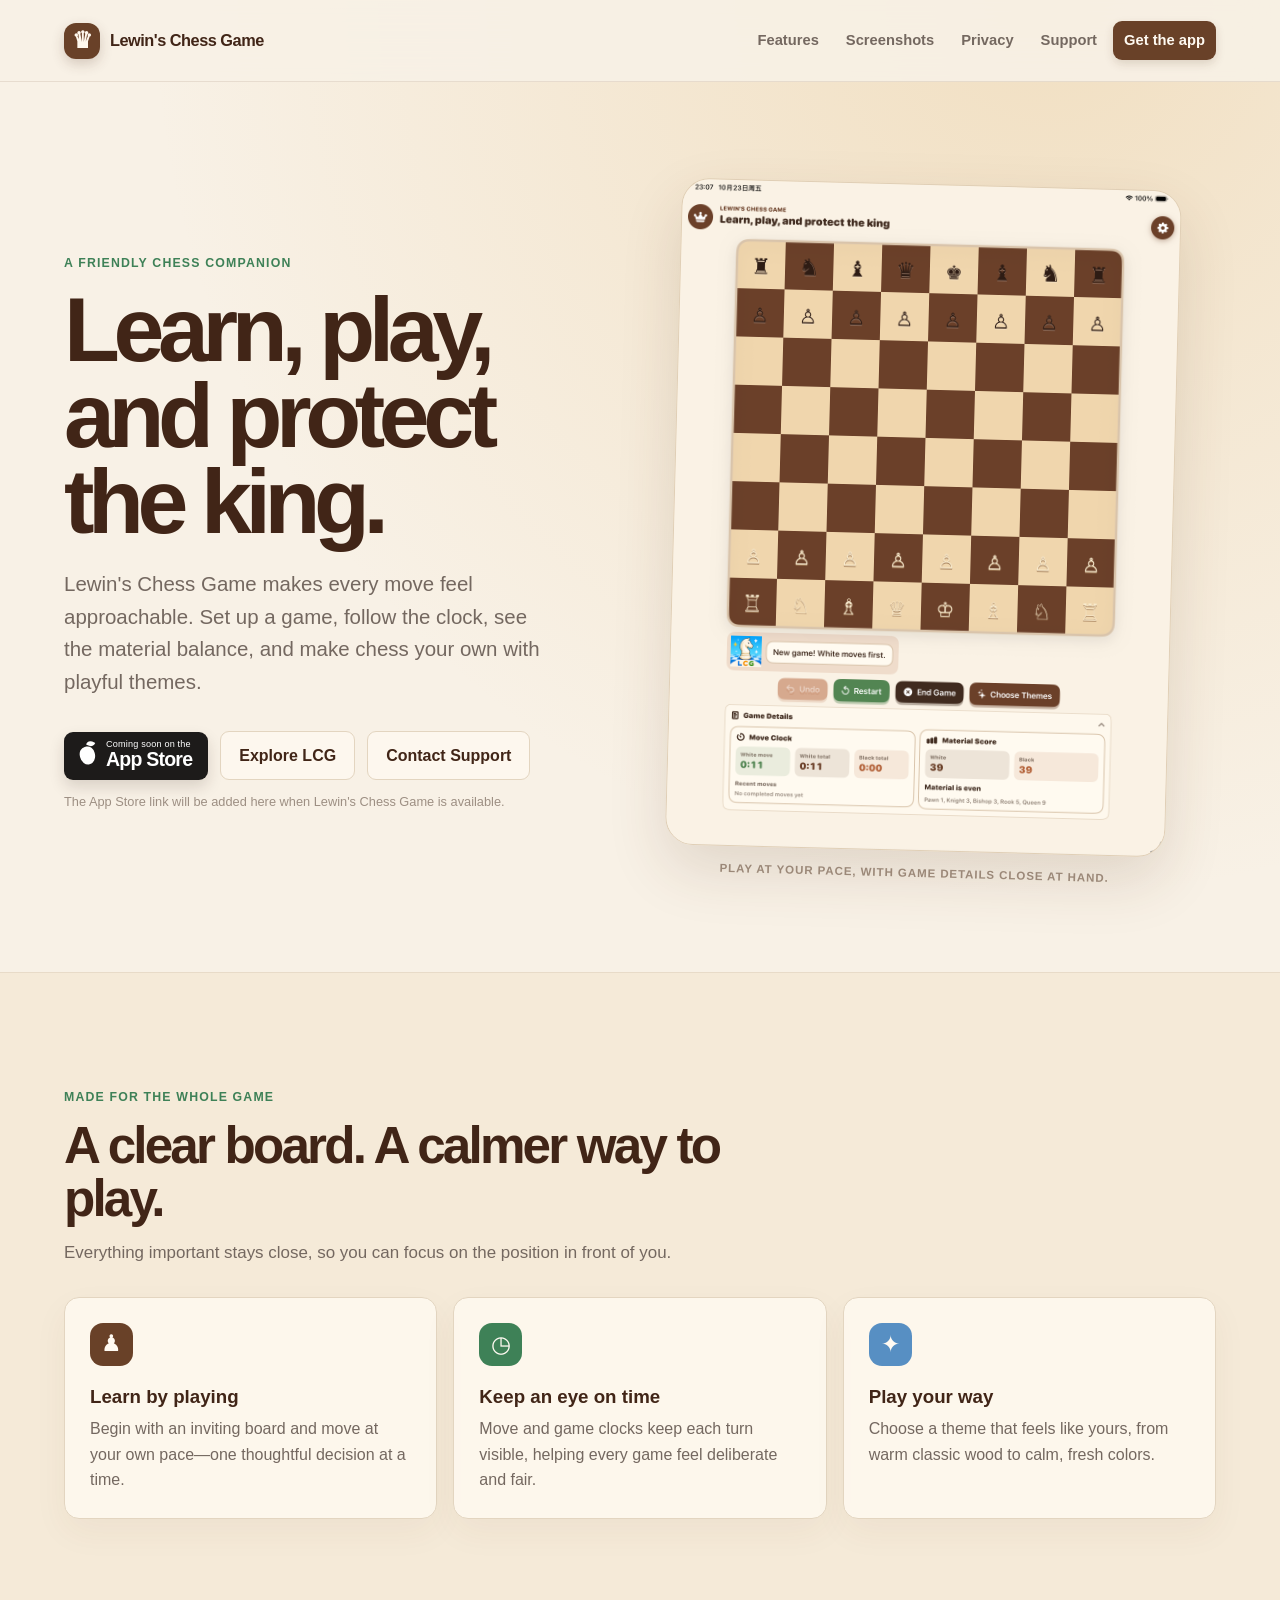
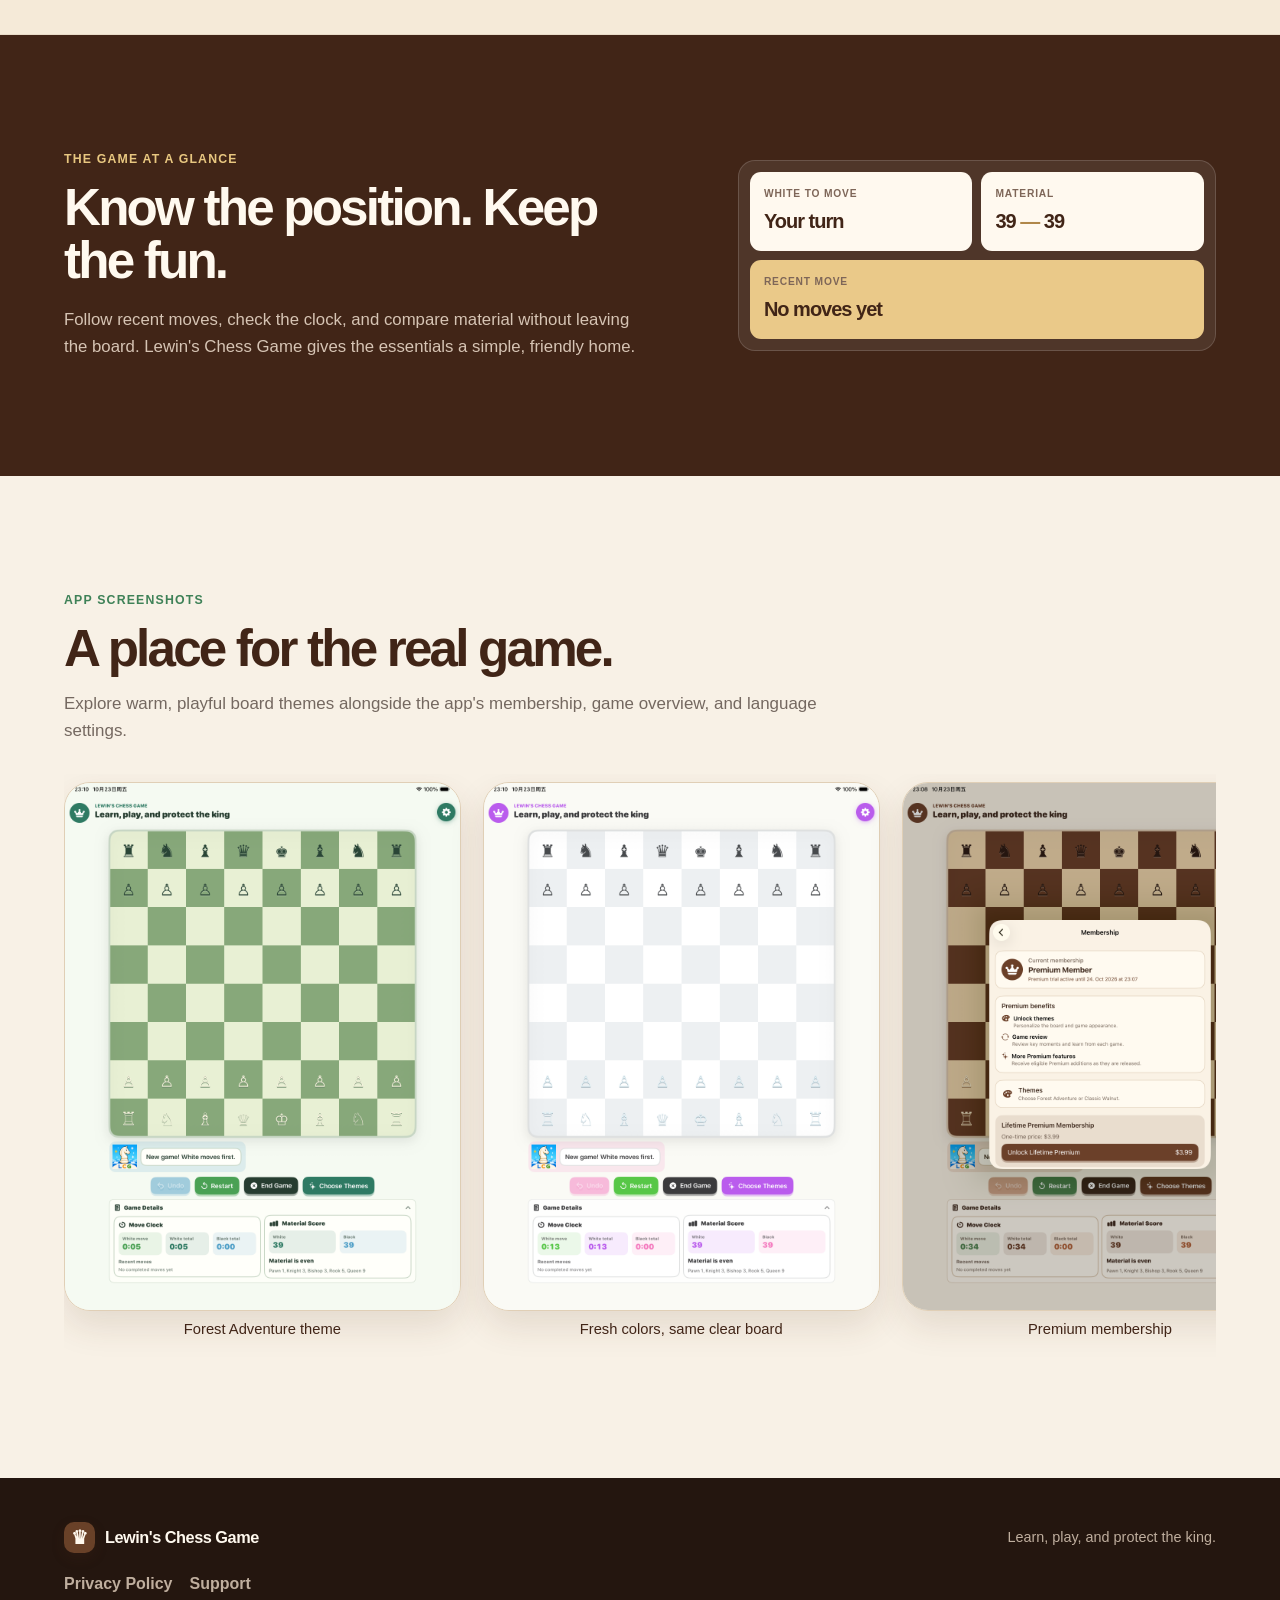
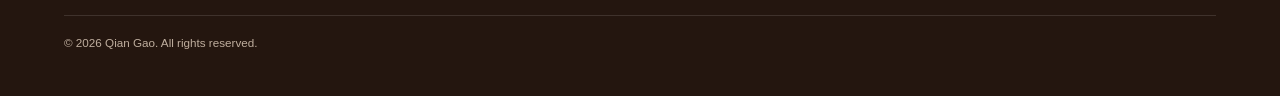
<file: index.html>
<!doctype html>
<html lang="en">
  <head>
    <meta charset="utf-8">
    <meta name="viewport" content="width=device-width, initial-scale=1">
    <meta name="theme-color" content="#f8f1e6">
    <meta name="description" content="Lewin's Chess Game is a friendly chess companion for learning, playing, and protecting the king.">
    <title>Lewin's Chess Game — Learn, play, and protect the king</title>
    <link rel="icon" href="assets/favicon.svg" type="image/svg+xml">
    <link rel="stylesheet" href="css/style.css?v=20261024-2">
  </head>
  <body>
    <header class="site-header">
      <a class="brand" href="index.html" aria-label="Lewin's Chess Game home">
        <span class="brand-mark" aria-hidden="true">♛</span>
        <span>Lewin's Chess Game</span>
      </a>
      <nav class="site-nav" aria-label="Main navigation">
        <a href="#features">Features</a>
        <a href="#screenshots">Screenshots</a>
        <a href="privacy.html">Privacy</a>
        <a href="support.html">Support</a>
        <a class="primary-nav-link" href="#download">Get the app</a>
      </nav>
    </header>

    <main>
      <section class="hero" aria-labelledby="hero-title">
        <div class="hero-copy">
          <p class="eyebrow">A friendly chess companion</p>
          <h1 id="hero-title">Learn, play, and protect the king.</h1>
          <p class="lead">Lewin's Chess Game makes every move feel approachable. Set up a game, follow the clock, see the material balance, and make chess your own with playful themes.</p>
          <div class="actions" id="download">
            <!-- Replace # with the App Store URL when the app is published. -->
            <a class="app-store-badge" href="#app-store-note" aria-label="Lewin's Chess Game on the App Store — coming soon">
              <span class="apple" aria-hidden="true">●</span><span><small>Coming soon on the</small><strong>App Store</strong></span>
            </a>
            <a class="button secondary" href="#features">Explore LCG</a>
            <a class="button secondary" href="support.html">Contact Support</a>
          </div>
          <p class="app-store-note" id="app-store-note">The App Store link will be added here when Lewin's Chess Game is available.</p>
        </div>

        <div class="hero-media">
          <figure class="hero-screenshot">
            <img src="assets/iPad-screenshot-1.png" width="2064" height="2752" alt="Lewin's Chess Game showing the opening position on a warm walnut chessboard" fetchpriority="high">
            <figcaption>Play at your pace, with game details close at hand.</figcaption>
          </figure>
        </div>
      </section>

      <section class="section features-section" id="features" aria-labelledby="features-title">
        <div class="section-heading">
          <p class="eyebrow">Made for the whole game</p>
          <h2 id="features-title">A clear board. A calmer way to play.</h2>
          <p>Everything important stays close, so you can focus on the position in front of you.</p>
        </div>
        <div class="feature-grid">
          <article class="feature">
            <span class="feature-icon" aria-hidden="true">♟</span>
            <h3>Learn by playing</h3>
            <p>Begin with an inviting board and move at your own pace—one thoughtful decision at a time.</p>
          </article>
          <article class="feature">
            <span class="feature-icon" aria-hidden="true">◷</span>
            <h3>Keep an eye on time</h3>
            <p>Move and game clocks keep each turn visible, helping every game feel deliberate and fair.</p>
          </article>
          <article class="feature">
            <span class="feature-icon" aria-hidden="true">✦</span>
            <h3>Play your way</h3>
            <p>Choose a theme that feels like yours, from warm classic wood to calm, fresh colors.</p>
          </article>
        </div>
      </section>

      <section class="section play-section" aria-labelledby="play-title">
        <div class="play-card">
          <div>
            <p class="eyebrow">The game at a glance</p>
            <h2 id="play-title">Know the position. Keep the fun.</h2>
            <p>Follow recent moves, check the clock, and compare material without leaving the board. Lewin's Chess Game gives the essentials a simple, friendly home.</p>
          </div>
          <div class="status-card" aria-label="Example game status">
            <div><span>WHITE TO MOVE</span><strong>Your turn</strong></div>
            <div><span>MATERIAL</span><strong>39 <i>—</i> 39</strong></div>
            <div class="recent-move"><span>RECENT MOVE</span><strong>No moves yet</strong></div>
          </div>
        </div>
      </section>

      <section class="section app-showcase" id="screenshots" aria-labelledby="screenshots-title">
        <div class="showcase-copy">
          <p class="eyebrow">App screenshots</p>
          <h2 id="screenshots-title">A place for the real game.</h2>
          <p>Explore warm, playful board themes alongside the app's membership, game overview, and language settings.</p>
        </div>
        <div class="screenshots" aria-label="Lewin's Chess Game screenshots">
          <figure class="screenshot-card">
            <img src="assets/iPad-screenshot-2.png" width="2064" height="2752" alt="Lewin's Chess Game opening position with the Forest Adventure theme">
            <figcaption>Forest Adventure theme</figcaption>
          </figure>
          <figure class="screenshot-card">
            <img src="assets/iPad-screenshot-3.png" width="2064" height="2752" alt="Lewin's Chess Game opening position with a light lavender and blue theme">
            <figcaption>Fresh colors, same clear board</figcaption>
          </figure>
          <figure class="screenshot-card">
            <img src="assets/iPad-screenshot-4.png" width="2064" height="2752" alt="Lewin's Chess Game Premium Membership screen with themes and game review benefits">
            <figcaption>Premium membership</figcaption>
          </figure>
          <figure class="screenshot-card">
            <img src="assets/iPad-screenshot-5.png" width="2064" height="2752" alt="Lewin's Chess Game description screen explaining play modes and learning features">
            <figcaption>Built to learn as you move</figcaption>
          </figure>
          <figure class="screenshot-card">
            <img src="assets/iPad-screenshot-6.png" width="2064" height="2752" alt="Lewin's Chess Game language selection screen showing English, Chinese, German, French, and Spanish">
            <figcaption>Choose your language</figcaption>
          </figure>
        </div>
      </section>
    </main>

    <footer class="site-footer">
      <a class="brand footer-brand" href="index.html"><span class="brand-mark" aria-hidden="true">♛</span><span>Lewin's Chess Game</span></a>
      <p>Learn, play, and protect the king.</p>
      <div>
        <a href="privacy.html">Privacy Policy</a>
        <a href="support.html">Support</a>
      </div>
      <small>© <span id="year">2026</span> Qian Gao. All rights reserved.</small>
    </footer>
    <script>document.getElementById('year').textContent = new Date().getFullYear();</script>
  </body>
</html>
</file>
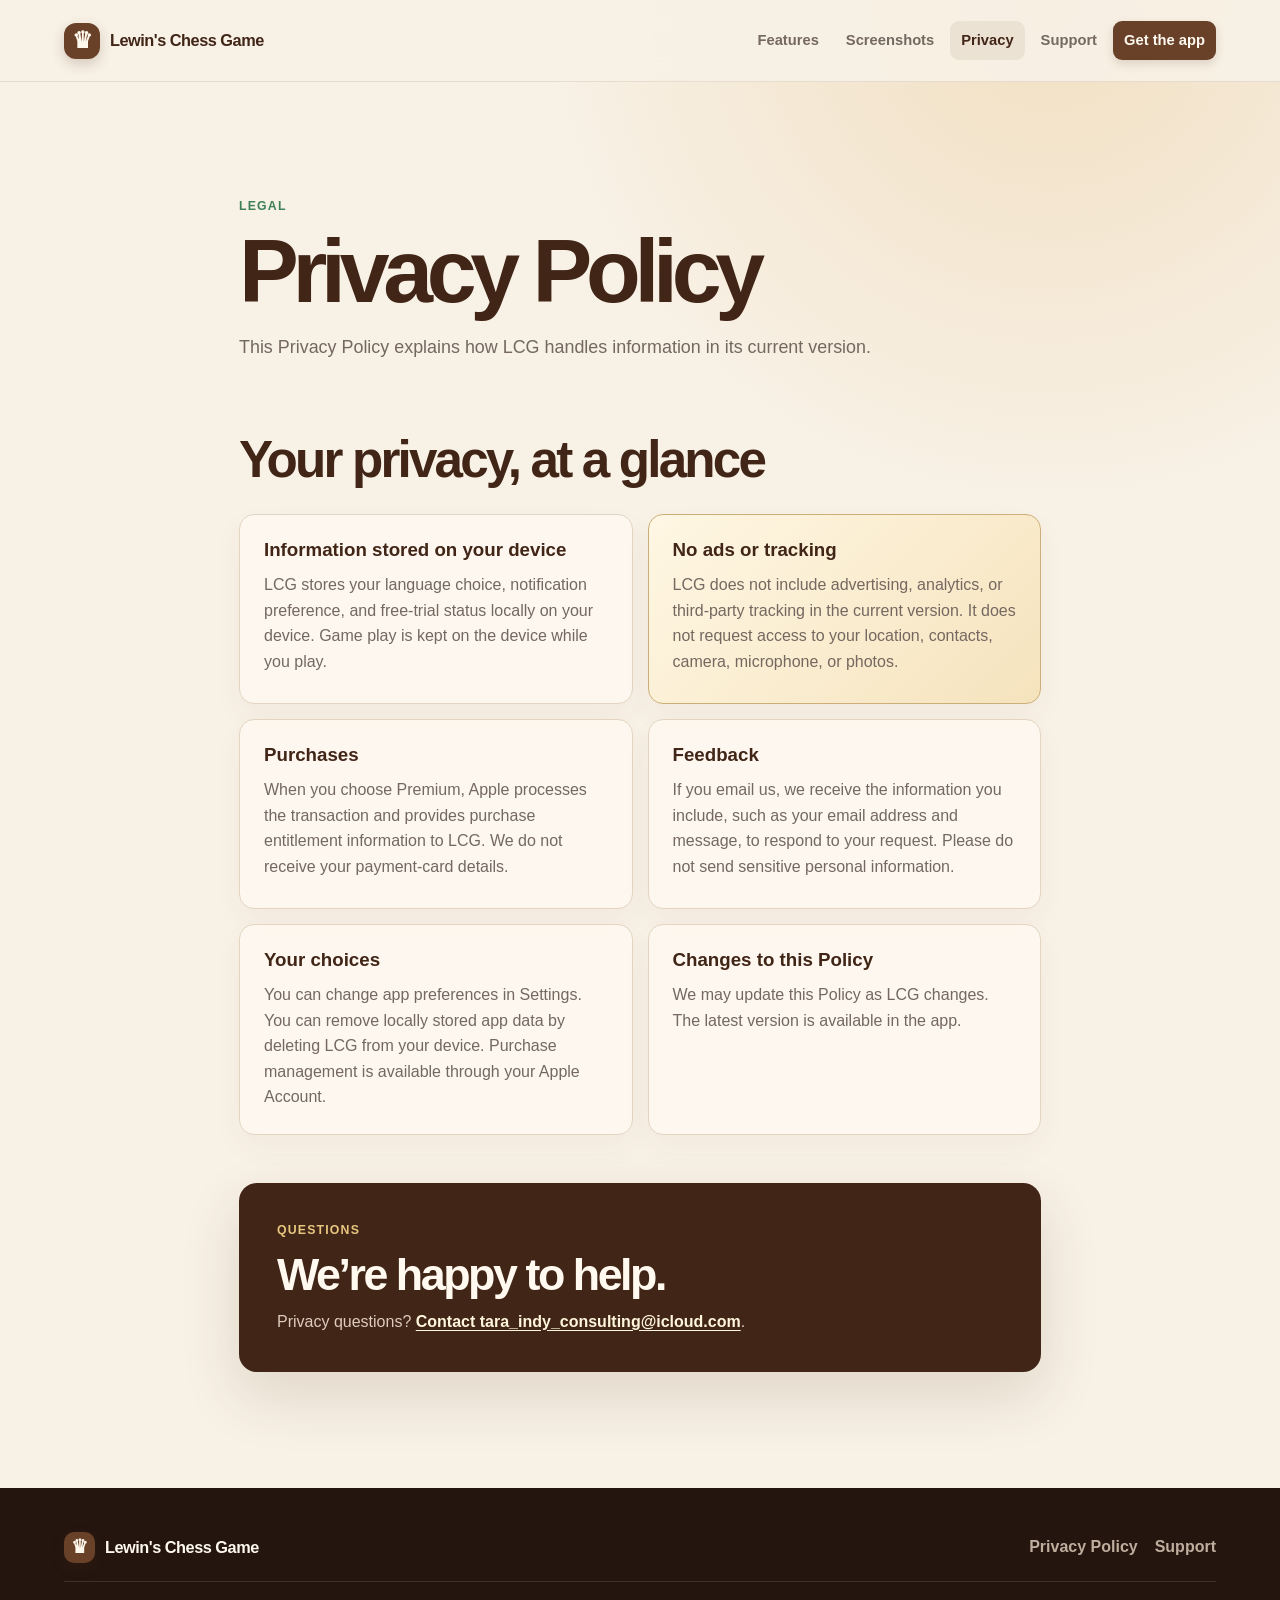
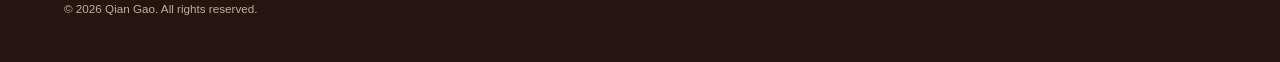
<file: privacy.html>
<!doctype html>
<html lang="en">
  <head>
    <meta charset="utf-8">
    <meta name="viewport" content="width=device-width, initial-scale=1">
    <meta name="theme-color" content="#f8f1e6">
    <meta name="description" content="Privacy Policy for Lewin's Chess Game (LCG).">
    <title>Privacy Policy — Lewin's Chess Game</title>
    <link rel="icon" href="assets/favicon.svg" type="image/svg+xml">
    <link rel="stylesheet" href="css/style.css?v=20261024-3">
  </head>
  <body>
    <header class="site-header">
      <a class="brand" href="index.html" aria-label="Lewin's Chess Game home"><span class="brand-mark" aria-hidden="true">♛</span><span>Lewin's Chess Game</span></a>
      <nav class="site-nav" aria-label="Main navigation">
        <a href="index.html#features">Features</a>
        <a href="index.html#screenshots">Screenshots</a>
        <a aria-current="page" href="privacy.html">Privacy</a>
        <a href="support.html">Support</a>
        <a class="primary-nav-link" href="index.html#download">Get the app</a>
      </nav>
    </header>
    <main class="content-page">
      <p class="eyebrow">Legal</p>
      <h1>Privacy Policy</h1>
      <p class="page-intro">This Privacy Policy explains how LCG handles information in its current version.</p>
      <section class="policy" aria-labelledby="policy-details">
        <h2 id="policy-details">Your privacy, at a glance</h2>
        <div class="policy-grid">
          <article class="policy-card">
            <h3>Information stored on your device</h3>
            <p>LCG stores your language choice, notification preference, and free-trial status locally on your device. Game play is kept on the device while you play.</p>
          </article>
          <article class="policy-card policy-card-accent">
            <h3>No ads or tracking</h3>
            <p>LCG does not include advertising, analytics, or third-party tracking in the current version. It does not request access to your location, contacts, camera, microphone, or photos.</p>
          </article>
          <article class="policy-card">
            <h3>Purchases</h3>
            <p>When you choose Premium, Apple processes the transaction and provides purchase entitlement information to LCG. We do not receive your payment-card details.</p>
          </article>
          <article class="policy-card">
            <h3>Feedback</h3>
            <p>If you email us, we receive the information you include, such as your email address and message, to respond to your request. Please do not send sensitive personal information.</p>
          </article>
          <article class="policy-card">
            <h3>Your choices</h3>
            <p>You can change app preferences in Settings. You can remove locally stored app data by deleting LCG from your device. Purchase management is available through your Apple Account.</p>
          </article>
          <article class="policy-card">
            <h3>Changes to this Policy</h3>
            <p>We may update this Policy as LCG changes. The latest version is available in the app.</p>
          </article>
        </div>
      </section>
      <aside class="privacy-contact" aria-labelledby="privacy-contact-title">
        <p class="eyebrow">Questions</p>
        <h2 id="privacy-contact-title">We’re happy to help.</h2>
        <p>Privacy questions? <a href="mailto:tara_indy_consulting@icloud.com">Contact tara_indy_consulting@icloud.com</a>.</p>
      </aside>
    </main>
    <footer class="site-footer compact"><a class="brand footer-brand" href="index.html"><span class="brand-mark" aria-hidden="true">♛</span><span>Lewin's Chess Game</span></a><div><a href="privacy.html">Privacy Policy</a><a href="support.html">Support</a></div><small>© <span id="year">2026</span> Qian Gao. All rights reserved.</small></footer>
    <script>document.getElementById('year').textContent = new Date().getFullYear();</script>
  </body>
</html>
</file>
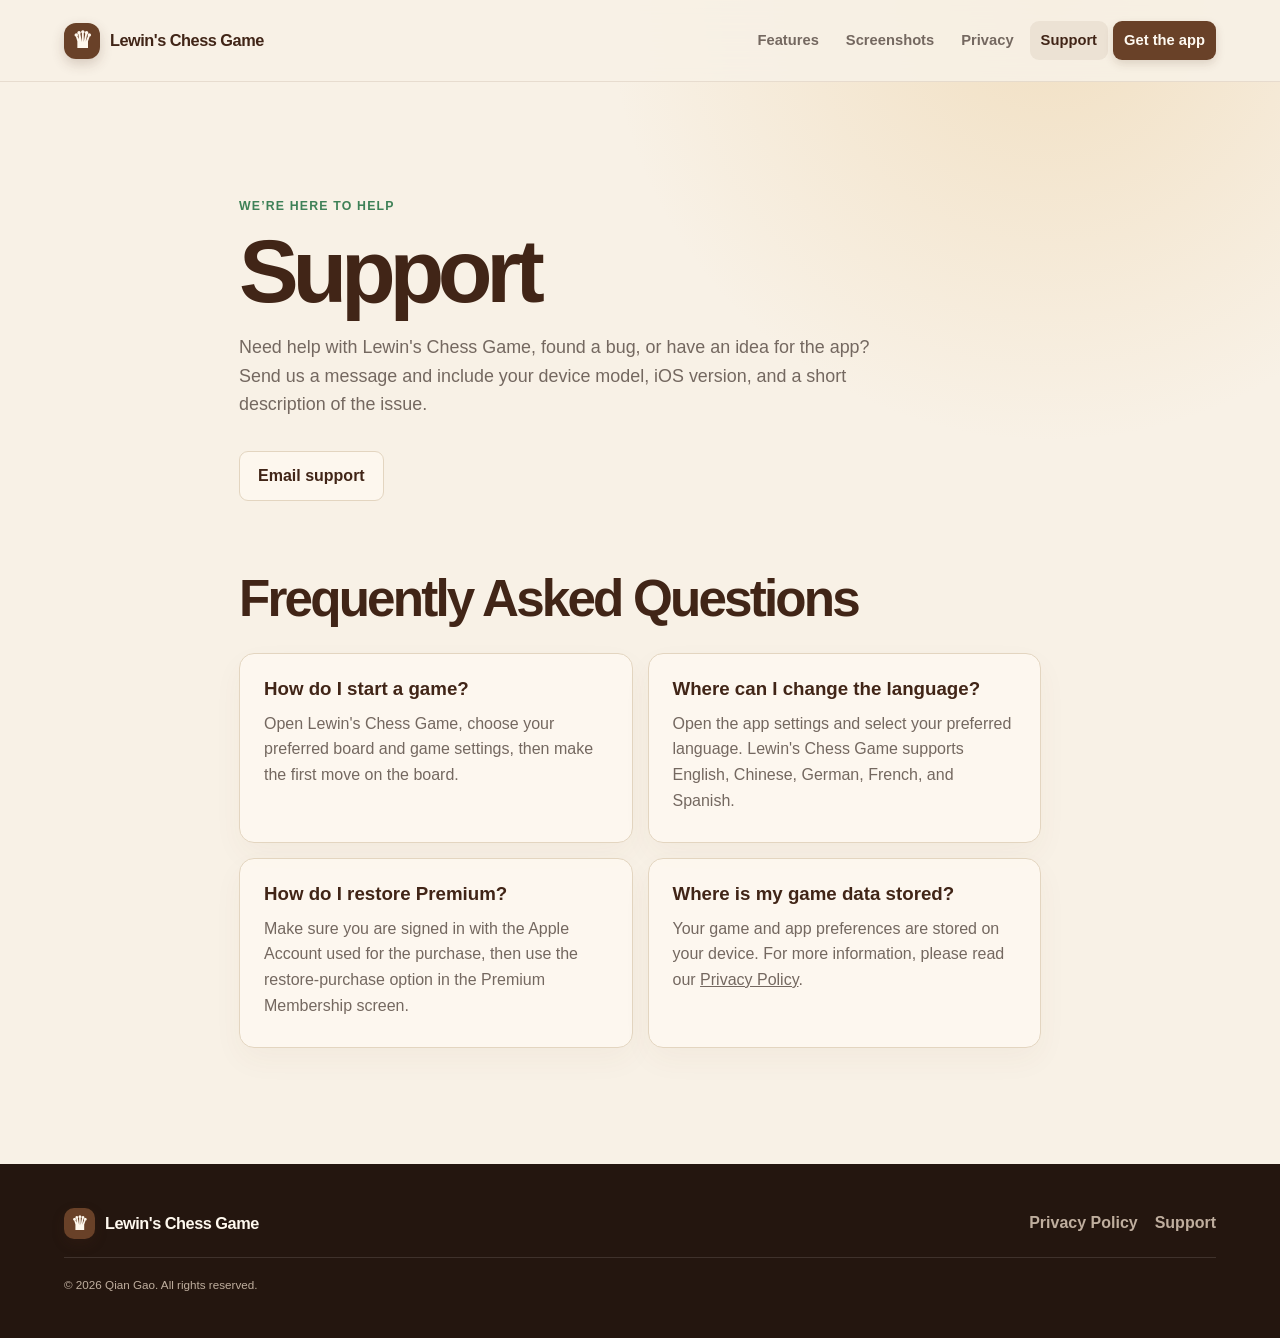
<file: support.html>
<!doctype html>
<html lang="en">
  <head>
    <meta charset="utf-8">
    <meta name="viewport" content="width=device-width, initial-scale=1">
    <meta name="theme-color" content="#f8f1e6">
    <meta name="description" content="Support for Lewin's Chess Game.">
    <title>Support — Lewin's Chess Game</title>
    <link rel="icon" href="assets/favicon.svg" type="image/svg+xml">
    <link rel="stylesheet" href="css/style.css">
  </head>
  <body>
    <header class="site-header">
      <a class="brand" href="index.html" aria-label="Lewin's Chess Game home"><span class="brand-mark" aria-hidden="true">♛</span><span>Lewin's Chess Game</span></a>
      <nav class="site-nav" aria-label="Main navigation"><a href="index.html#features">Features</a><a href="index.html#screenshots">Screenshots</a><a href="privacy.html">Privacy</a><a aria-current="page" href="support.html">Support</a><a class="primary-nav-link" href="index.html#download">Get the app</a></nav>
    </header>
    <main class="content-page">
      <p class="eyebrow">We’re here to help</p>
      <h1>Support</h1>
      <p class="page-intro">Need help with Lewin's Chess Game, found a bug, or have an idea for the app? Send us a message and include your device model, iOS version, and a short description of the issue.</p>
      <div class="actions">
        <a class="button" href="mailto:tara_indy_consulting@icloud.com?subject=Lewin%27s%20Chess%20Game%20Support">Email support</a>
      </div>

      <section class="policy" aria-labelledby="faq-title">
        <h2 id="faq-title">Frequently Asked Questions</h2>
        <div class="policy-grid">
          <article class="policy-card">
            <h3>How do I start a game?</h3>
            <p>Open Lewin's Chess Game, choose your preferred board and game settings, then make the first move on the board.</p>
          </article>
          <article class="policy-card">
            <h3>Where can I change the language?</h3>
            <p>Open the app settings and select your preferred language. Lewin's Chess Game supports English, Chinese, German, French, and Spanish.</p>
          </article>
          <article class="policy-card">
            <h3>How do I restore Premium?</h3>
            <p>Make sure you are signed in with the Apple Account used for the purchase, then use the restore-purchase option in the Premium Membership screen.</p>
          </article>
          <article class="policy-card">
            <h3>Where is my game data stored?</h3>
            <p>Your game and app preferences are stored on your device. For more information, please read our <a href="privacy.html">Privacy Policy</a>.</p>
          </article>
        </div>
      </section>
    </main>
    <footer class="site-footer compact"><a class="brand footer-brand" href="index.html"><span class="brand-mark" aria-hidden="true">♛</span><span>Lewin's Chess Game</span></a><div><a href="privacy.html">Privacy Policy</a><a href="support.html">Support</a></div><small>© <span id="year">2026</span> Qian Gao. All rights reserved.</small></footer>
    <script>document.getElementById('year').textContent = new Date().getFullYear();</script>
  </body>
</html>
</file>
<file: css/style.css>
:root {
  --header-height: 82px;
  --ink: #35271f;
  --muted: #746860;
  --line: #e3d5c0;
  --paper: #f8f1e6;
  --paper-deep: #f1e3cf;
  --white: #fffaf2;
  --brown: #694128;
  --brown-deep: #412517;
  --tan: #e4bd7c;
  --green: #3e8157;
  --blue: #578fc3;
  --shadow: 0 24px 60px rgba(85, 49, 25, .14);
}

* { box-sizing: border-box; }
html { scroll-behavior: smooth; overflow-x: hidden; }
body {
  margin: 0;
  padding-top: var(--header-height);
  color: var(--ink);
  background: radial-gradient(circle at 82% 0%, rgba(228, 189, 124, .34), transparent 26%), var(--paper);
  font-family: -apple-system, BlinkMacSystemFont, "Segoe UI", Inter, Roboto, Helvetica, Arial, sans-serif;
  line-height: 1.6;
  overflow-x: hidden;
}
img { display: block; max-width: 100%; height: auto; }
a { color: inherit; }

.site-header {
  position: fixed; inset: 0 0 auto; z-index: 10;
  display: flex; align-items: center; justify-content: space-between; gap: 16px;
  min-height: var(--header-height); padding: 14px clamp(18px, 5vw, 72px);
  background: rgba(248, 241, 230, .9); border-bottom: 1px solid rgba(105, 65, 40, .12);
  backdrop-filter: blur(18px);
}
.brand { display: inline-flex; align-items: center; gap: 10px; color: var(--brown-deep); font-size: 1.02rem; font-weight: 850; letter-spacing: -.03em; text-decoration: none; white-space: nowrap; }
.brand-mark { display: grid; width: 36px; height: 36px; place-items: center; color: #fff8ed; background: var(--brown); border-radius: 12px; font-family: Georgia, serif; font-size: 1.46rem; line-height: 1; box-shadow: 0 5px 13px rgba(73, 41, 23, .2); }
.site-nav { display: flex; align-items: center; gap: 5px; margin-left: auto; }
.site-nav a { padding: 8px 11px; border-radius: 9px; color: var(--muted); font-size: .92rem; font-weight: 720; text-decoration: none; white-space: nowrap; }
.site-nav a:hover, .site-nav a[aria-current="page"] { color: var(--brown-deep); background: rgba(105, 65, 40, .08); }
.site-nav .primary-nav-link { color: #fffaf2; background: var(--brown); box-shadow: 0 4px 10px rgba(73, 41, 23, .15); }
.site-nav .primary-nav-link:hover { color: white; background: var(--brown-deep); }

.hero { display: grid; grid-template-columns: minmax(0, .91fr) minmax(340px, 1.09fr); align-items: center; gap: clamp(32px, 6vw, 88px); min-height: calc(100vh - var(--header-height)); padding: clamp(50px, 8vw, 104px) clamp(20px, 5vw, 72px) clamp(56px, 7vw, 92px); }
.hero-copy { max-width: 645px; }
.eyebrow { margin: 0 0 12px; color: var(--green); font-size: .77rem; font-weight: 850; letter-spacing: .095em; text-transform: uppercase; }
h1, h2, h3, p { overflow-wrap: anywhere; }
h1, h2, h3, .game-heading strong, .app-store-badge strong { font-family: ui-rounded, "Arial Rounded MT Bold", "Trebuchet MS", sans-serif; }
h1 { max-width: 740px; margin: 0; color: var(--brown-deep); font-size: clamp(3.15rem, 7.15vw, 6.8rem); line-height: .94; letter-spacing: -.07em; }
h2 { margin: 0; color: var(--brown-deep); font-size: clamp(2rem, 4vw, 3.55rem); line-height: 1.03; letter-spacing: -.055em; }
h3 { margin: 0 0 8px; color: var(--brown-deep); font-size: 1.17rem; line-height: 1.2; }
.lead { max-width: 605px; margin: 24px 0 0; color: var(--muted); font-size: clamp(1.05rem, 1.7vw, 1.28rem); }
.actions { display: flex; flex-wrap: wrap; gap: 12px; align-items: center; margin-top: 32px; }
.app-store-badge { display: inline-flex; align-items: center; gap: 8px; min-height: 48px; padding: 6px 16px 7px 13px; color: #fff; background: #1d1b1a; border-radius: 9px; box-shadow: 0 7px 15px rgba(45, 30, 22, .15); text-decoration: none; }
.app-store-badge:hover { transform: translateY(-1px); }
.app-store-badge .apple { position: relative; display: block; width: 21px; height: 25px; color: transparent; background: white; border-radius: 46% 46% 52% 52%; transform: rotate(-13deg) scale(.72); }
.app-store-badge .apple::before { content: ""; position: absolute; width: 11px; height: 7px; top: -6px; right: -3px; background: white; border-radius: 10px 1px 10px 1px; transform: rotate(35deg); }
.app-store-badge small, .app-store-badge strong { display: block; line-height: 1.1; }
.app-store-badge small { font-size: .57rem; letter-spacing: .02em; }
.app-store-badge strong { font-size: 1.22rem; font-weight: 650; letter-spacing: -.04em; }
.button { display: inline-flex; align-items: center; justify-content: center; gap: 9px; min-height: 48px; padding: 11px 18px; border: 1px solid var(--line); border-radius: 9px; color: var(--brown-deep); background: rgba(255, 250, 242, .7); font-weight: 800; text-decoration: none; }
.button:hover { background: var(--white); border-color: #cdb797; }
.app-store-note { margin: 12px 0 0; color: #9d8f83; font-size: .8rem; }

.hero-media { min-width: 0; }
.hero-screenshot { width: min(100%, 500px); margin: 0 auto; transform: rotate(1.5deg); }
.hero-screenshot img { width: 100%; height: auto; aspect-ratio: 3 / 4; object-fit: contain; border: 1px solid #e0cfb6; border-radius: 28px; box-shadow: var(--shadow); }
.hero-screenshot figcaption { margin-top: 13px; color: #9b8878; font-size: .72rem; font-weight: 800; letter-spacing: .08em; text-align: center; text-transform: uppercase; }

.section { padding: clamp(70px, 9vw, 120px) clamp(20px, 5vw, 72px); }
.features-section { background: rgba(244, 229, 206, .55); border-block: 1px solid rgba(105, 65, 40, .09); }
.section-heading { max-width: 730px; margin-bottom: 30px; }.section-heading > p:last-child, .showcase-copy > p:last-child { margin: 14px 0 0; color: var(--muted); font-size: 1.06rem; }
.feature-grid { display: grid; grid-template-columns: repeat(3, minmax(0, 1fr)); gap: 16px; }
.feature { min-height: 218px; padding: 25px; background: rgba(255, 250, 242, .8); border: 1px solid var(--line); border-radius: 15px; box-shadow: 0 13px 34px rgba(105, 65, 40, .05); }.feature:hover { transform: translateY(-3px); box-shadow: 0 16px 42px rgba(105, 65, 40, .11); }.feature-icon { display: grid; width: 43px; height: 43px; place-items: center; margin-bottom: 20px; color: #fffaf2; background: var(--brown); border-radius: 13px; font-family: Georgia, serif; font-size: 1.42rem; }.feature:nth-child(2) .feature-icon { background: var(--green); font-family: inherit; }.feature:nth-child(3) .feature-icon { background: var(--blue); font-family: inherit; }.feature p { margin: 0; color: var(--muted); }
.play-section { background: var(--brown-deep); }.play-card { display: grid; grid-template-columns: 1.1fr .9fr; gap: clamp(30px, 7vw, 90px); align-items: center; max-width: 1180px; margin: 0 auto; }.play-card h2 { color: #fff9ef; }.play-card .eyebrow { color: #e8c780; }.play-card p:not(.eyebrow) { max-width: 600px; margin: 20px 0 0; color: #d6c4b4; font-size: 1.05rem; }.status-card { display: grid; grid-template-columns: 1fr 1fr; gap: 9px; padding: 11px; border: 1px solid rgba(255,255,255,.15); border-radius: 17px; background: rgba(255,255,255,.08); }.status-card > div { padding: 14px; border-radius: 11px; background: #fff9ef; }.status-card .recent-move { grid-column: 1 / -1; background: #eac989; }.status-card span { display: block; color: #7e6658; font-size: .64rem; font-weight: 850; letter-spacing: .08em; }.status-card strong { display: block; margin-top: 3px; color: var(--brown-deep); font-family: ui-rounded, "Arial Rounded MT Bold", sans-serif; font-size: 1.25rem; letter-spacing: -.05em; }.status-card i { color: #b08749; font-style: normal; }
.app-showcase { overflow: hidden; }.showcase-copy { max-width: 780px; margin-bottom: 30px; }.screenshots { display: flex; gap: clamp(14px, 2vw, 22px); overflow-x: auto; padding: 8px 0 24px; scroll-snap-type: x mandatory; scrollbar-color: var(--brown) #eee0cb; }.screenshot-card { flex: 0 0 clamp(280px, 31vw, 420px); margin: 0; scroll-snap-align: start; }.screenshot-card img { width: 100%; height: auto; aspect-ratio: 3 / 4; object-fit: contain; border: 1px solid #e0cfb6; border-radius: 26px; box-shadow: 0 15px 35px rgba(85,49,25,.12); }.screenshot-card figcaption { margin-top: 10px; color: var(--brown-deep); font-family: ui-rounded, "Arial Rounded MT Bold", sans-serif; font-size: .92rem; line-height: 1.2; text-align: center; }

.site-footer { display: grid; grid-template-columns: 1fr auto; gap: 18px 32px; align-items: center; padding: 44px clamp(20px, 5vw, 72px); color: #bfae9e; background: #24160f; }.site-footer .brand { color: #fff9ef; }.footer-brand .brand-mark { width: 31px; height: 31px; border-radius: 10px; font-size: 1.2rem; }.site-footer p { margin: 0; font-size: .9rem; }.site-footer > div { display: flex; gap: 17px; }.site-footer a { text-decoration: none; font-weight: 750; }.site-footer > div a:hover { color: #fff9ef; }.site-footer small { grid-column: 1 / -1; padding-top: 18px; border-top: 1px solid rgba(255,255,255,.12); font-size: .73rem; }.site-footer.compact { margin-top: auto; }

.content-page { width: min(930px, 100%); min-height: calc(100vh - var(--header-height)); margin: 0 auto; padding: clamp(62px, 9vw, 118px) clamp(20px, 5vw, 72px); }.content-page h1 { font-size: clamp(3rem, 7vw, 5.8rem); }.page-intro { max-width: 670px; margin: 20px 0 0; color: var(--muted); font-size: 1.12rem; }.notice { display: grid; gap: 5px; margin: 38px 0; padding: 18px 20px; color: #6d472d; border: 1px solid #d9bb7d; border-radius: 12px; background: #fff5db; }.notice span { color: #856b57; font-size: .92rem; }.policy { margin-top: clamp(46px, 7vw, 72px); }.policy h2 { margin-bottom: 28px; }.policy-grid { display: grid; grid-template-columns: repeat(2, minmax(0, 1fr)); gap: 15px; }.policy-card { min-height: 190px; padding: 24px; border: 1px solid var(--line); border-radius: 15px; background: rgba(255, 250, 242, .76); box-shadow: 0 12px 30px rgba(105, 65, 40, .045); }.policy-card h3 { margin: 0; }.policy-card p { margin: 10px 0 0; color: var(--muted); }.policy-card-accent { border-color: #ccaf78; background: linear-gradient(135deg, #fff7e4, #f5e3bd); }.privacy-contact { margin-top: 48px; padding: clamp(26px, 4vw, 38px); color: #f4e6d7; border-radius: 18px; background: var(--brown-deep); box-shadow: var(--shadow); }.privacy-contact .eyebrow { margin-bottom: 10px; color: #e8c780; }.privacy-contact h2 { color: #fff9ef; font-size: clamp(1.8rem, 4vw, 2.8rem); }.privacy-contact p:last-child { max-width: 620px; margin: 12px 0 0; color: #decbbc; }.privacy-contact a { color: #fff6dc; font-weight: 800; text-underline-offset: 3px; }.support-page { display: flex; flex-direction: column; justify-content: center; }

@media (max-width: 760px) { :root { --header-height: 70px; } .site-header { padding-inline: 16px; }.brand { font-size: .9rem; }.brand-mark { width: 30px; height: 30px; border-radius: 10px; font-size: 1.2rem; }.site-nav { gap: 1px; }.site-nav a { padding: 7px 7px; font-size: .76rem; }.site-nav a:not(.primary-nav-link):not([aria-current="page"]) { display: none; }.hero { grid-template-columns: 1fr; padding-top: 46px; }.hero-copy { text-align: center; }.actions { justify-content: center; }.app-store-note { text-align: center; }.hero-media { max-width: 500px; margin: 0 auto; }.hero-screenshot { transform: none; }.feature-grid, .play-card, .policy-grid { grid-template-columns: 1fr; }.feature { min-height: 0; }.policy-card { min-height: 0; }.section { padding-block: 70px; }.site-footer { grid-template-columns: 1fr; }.site-footer > div { grid-row: 2; }.site-footer small { grid-column: auto; }.content-page { min-height: calc(100vh - var(--header-height)); } }
@media (max-width: 390px) { .site-nav .primary-nav-link { display: none; }.site-nav a[aria-current="page"] { display: inline; } }
@media (prefers-reduced-motion: reduce) { html { scroll-behavior: auto; }.feature, .app-store-badge { transition: none; }.feature:hover, .app-store-badge:hover { transform: none; } }
</file>
